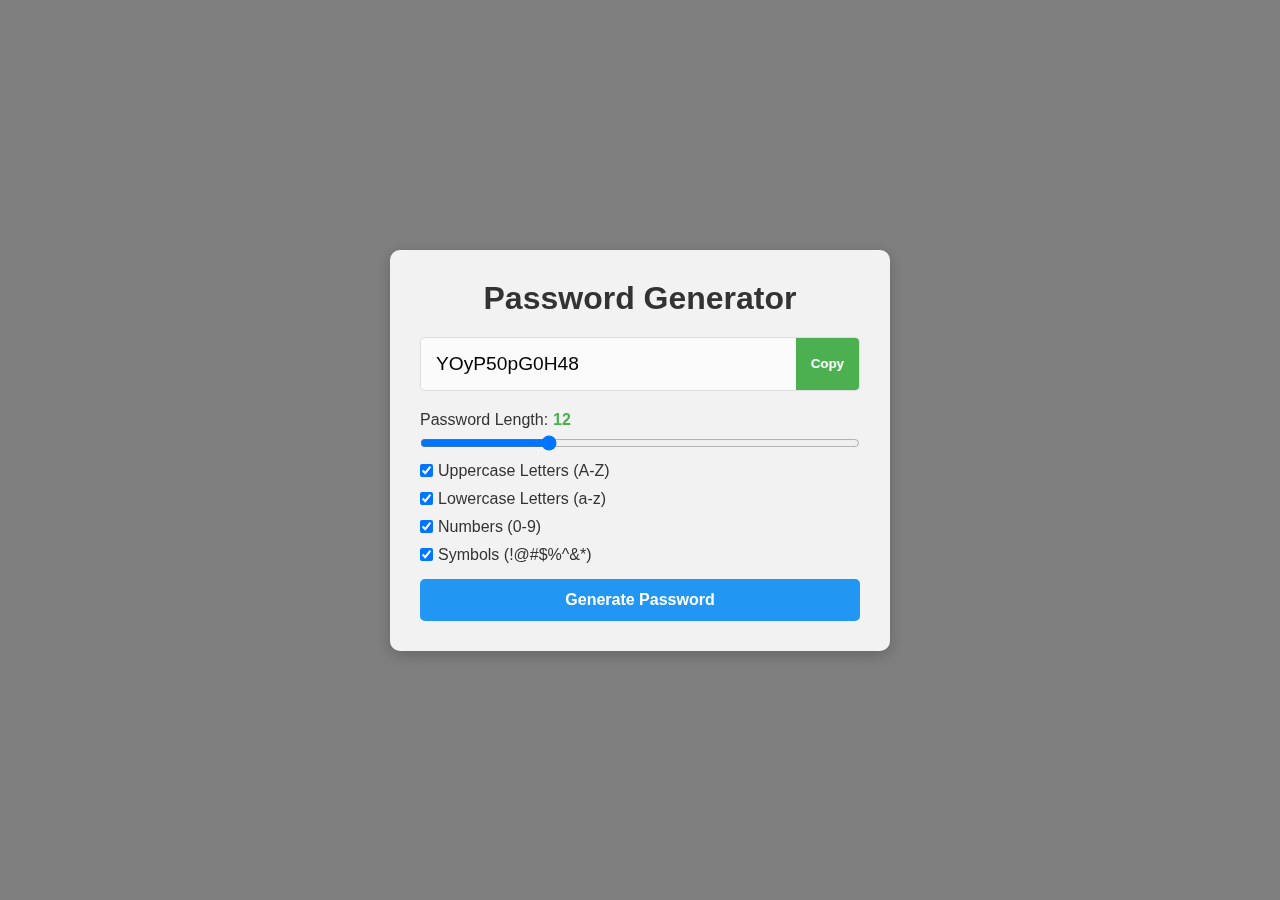
<file: password generator/index.html>
<!DOCTYPE html>
<html lang="en">
<head>
    <meta charset="UTF-8">
    <meta name="viewport" content="width=device-width, initial-scale=1.0">
    <title>Password Generator</title>
    <link rel="stylesheet" href="styles.css">
</head>
<body>
    <div class="background-overlay"></div>
    <div class="container">
        <h1>Password Generator</h1>
        <div class="password-display">
            <input type="text" id="password" readonly>
            <button id="copy-btn">Copy</button>
        </div>
        
        <div class="controls">
            <div class="control-group">
                <label for="length">Password Length: <span id="length-value">12</span></label>
                <input type="range" id="length" min="4" max="32" value="12">
            </div>
            
            <div class="control-group">
                <label><input type="checkbox" id="uppercase" checked> Uppercase Letters (A-Z)</label>
                <label><input type="checkbox" id="lowercase" checked> Lowercase Letters (a-z)</label>
                <label><input type="checkbox" id="numbers" checked> Numbers (0-9)</label>
                <label><input type="checkbox" id="symbols" checked> Symbols (!@#$%^&*)</label>
            </div>
            
            <button id="generate-btn">Generate Password</button>
        </div>
    </div>

    <script src="script.js"></script>
</body>
</html>
</file>
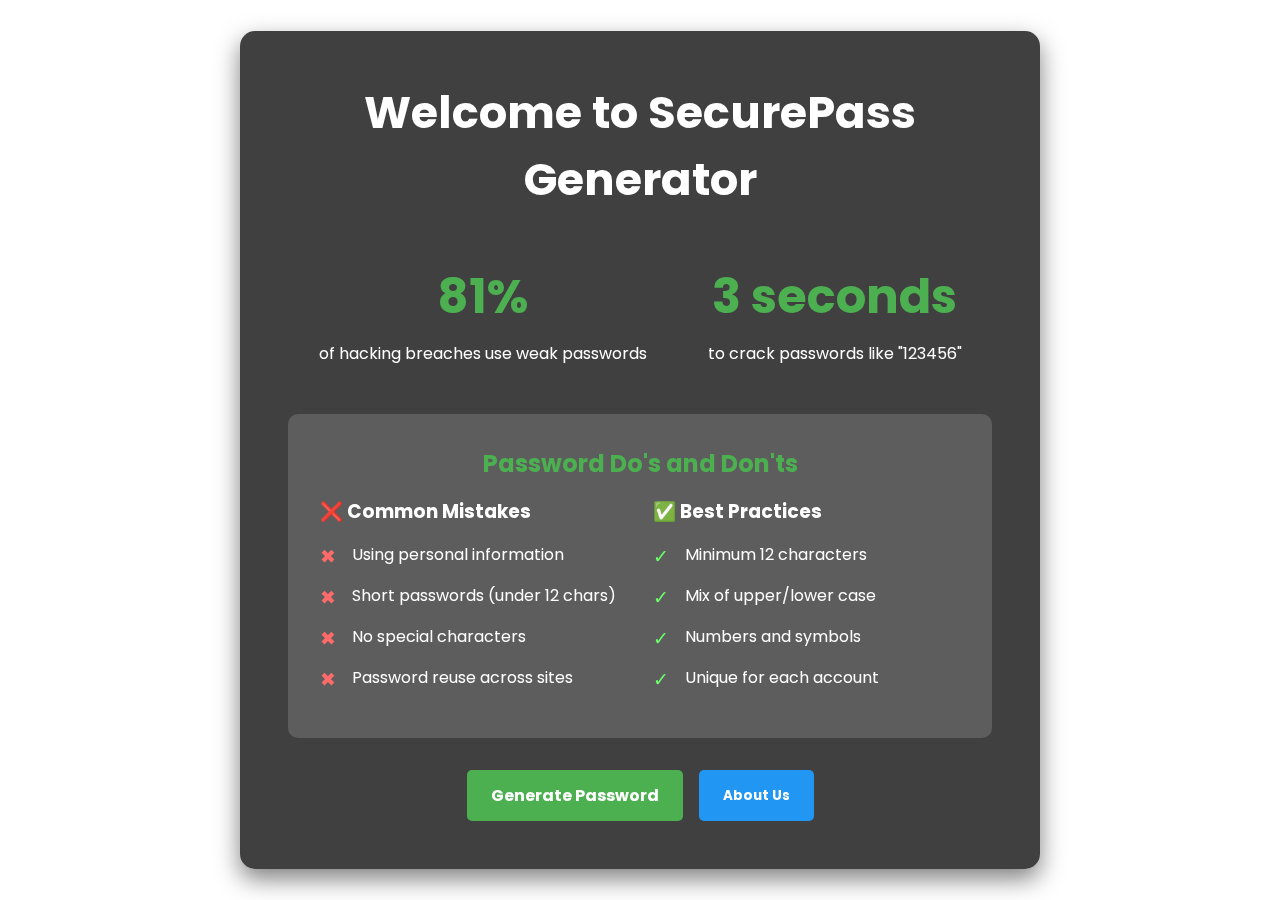
<file: password generator/homepage.html>
<!DOCTYPE html>
<html lang="en">
<head>
    <meta charset="UTF-8">
    <meta name="viewport" content="width=device-width, initial-scale=1.0">
    <title>Password Generator</title>
    <link href="https://fonts.googleapis.com/css2?family=Poppins:wght@300;400;600;700&display=swap" rel="stylesheet">
    <style>
        * {
            margin: 0;
            padding: 0;
            box-sizing: border-box;
            font-family: 'Poppins', sans-serif;
        }
        
        body {
            height: 100vh;
            display: flex;
            justify-content: center;
            align-items: center;
            background-image: url('https://images.unsplash.com/photo-1550751827-4bd374c3f58b?ixlib=rb-4.0.3&ixid=M3wxMjA3fDB8MHxwaG90by1wYWdlfHx8fGVufDB8fHx8fA%3D%3D&auto=format&fit=crop&w=2070&q=80');
            background-size: cover;
            background-position: center;
        }
        
        .content-box {
            background-color: rgba(0, 0, 0, 0.75);
            padding: 3rem;
            border-radius: 15px;
            max-width: 800px;
            width: 90%;
            backdrop-filter: blur(5px);
            box-shadow: 0 10px 25px rgba(0, 0, 0, 0.5);
            color: white;
            position: relative;
        }
        
        h1 {
            text-align: center;
            margin-bottom: 2rem;
            font-size: 2.8rem;
            animation: sparkle 2s infinite;
        }
        
        @keyframes sparkle {
            0% { text-shadow: 0 0 10px #fff; }
            50% { text-shadow: 0 0 20px #fff, 0 0 30px #4CAF50; }
            100% { text-shadow: 0 0 10px #fff; }
        }
        
        /* About Us section - initially hidden */
        .about-section {
            display: none;
            margin-top: 2rem;
            padding: 1.5rem;
            background-color: rgba(255, 255, 255, 0.1);
            border-radius: 10px;
            animation: fadeIn 0.5s ease-out;
        }
        
        @keyframes fadeIn {
            from { opacity: 0; transform: translateY(20px); }
            to { opacity: 1; transform: translateY(0); }
        }
        
        .about-section h2 {
            color: #4CAF50;
            margin-bottom: 1rem;
            text-align: center;
        }
        
        .about-section p {
            margin-bottom: 1rem;
            line-height: 1.6;
        }
        
        .about-section ul {
            margin-left: 2rem;
            margin-bottom: 1.5rem;
        }
        
        /* Buttons */
        .buttons-container {
            display: flex;
            justify-content: center;
            gap: 1rem;
            margin-top: 1.5rem;
        }
        
        .btn {
            padding: 0.8rem 1.5rem;
            border-radius: 5px;
            font-weight: bold;
            cursor: pointer;
            transition: all 0.3s;
            text-align: center;
            text-decoration: none;
            border: none;
        }
        
        .generate-btn {
            background-color: #4CAF50;
            color: white;
        }
        
        .generate-btn:hover {
            background-color: #45a049;
            transform: translateY(-3px);
        }
        
        .about-btn {
            background-color: #2196F3;
            color: white;
        }
        
        .about-btn:hover {
            background-color: #0b7dda;
            transform: translateY(-3px);
        }
        
        /* Rest of your existing styles... */
        .stats {
            display: flex;
            justify-content: space-around;
            margin: 2rem 0;
            flex-wrap: wrap;
        }
        
        .stat {
            text-align: center;
            margin: 1rem;
            min-width: 200px;
        }
        
        .stat-number {
            font-size: 3rem;
            font-weight: bold;
            color: #4CAF50;
            margin-bottom: 0.5rem;
        }
        
        .password-tips {
            background-color: rgba(255, 255, 255, 0.15);
            padding: 2rem;
            border-radius: 10px;
            margin: 2rem 0;
            color: white;
        }
        
        .password-tips h2 {
            color: #4CAF50;
            margin-bottom: 1rem;
            text-align: center;
        }
        
        .tips-container {
            display: flex;
            flex-wrap: wrap;
            justify-content: space-between;
        }
        
        .bad-tips, .good-tips {
            width: 48%;
            min-width: 300px;
            color: white;
        }
        
        ul {
            list-style-type: none;
        }
        
        li {
            margin: 1rem 0;
            padding-left: 2rem;
            position: relative;
            color: white;
        }
        
        .bad-tips li:before {
            content: "✖";
            color: #ff6b6b;
            position: absolute;
            left: 0;
            font-size: 1.2rem;
        }
        
        .good-tips li:before {
            content: "✓";
            color: #6bff6b;
            position: absolute;
            left: 0;
            font-size: 1.2rem;
        }
        
        @media (max-width: 768px) {
            .content-box {
                padding: 2rem 1.5rem;
            }
            
            h1 {
                font-size: 2rem;
            }
            
            .bad-tips, .good-tips {
                width: 100%;
                margin-bottom: 1.5rem;
            }
            
            .buttons-container {
                flex-direction: column;
            }
            
            .btn {
                width: 100%;
            }
        }
    </style>
</head>
<body>
    <div class="content-box">
        <h1>Welcome to SecurePass Generator</h1>
        
        <div class="stats">
            <div class="stat">
                <div class="stat-number">81%</div>
                <p>of hacking breaches use weak passwords</p>
            </div>
            <div class="stat">
                <div class="stat-number">3 seconds</div>
                <p>to crack passwords like "123456"</p>
            </div>
        </div>
        
        <div class="password-tips">
            <h2>Password Do's and Don'ts</h2>
            <div class="tips-container">
                <div class="bad-tips">
                    <h3>❌ Common Mistakes</h3>
                    <ul>
                        <li>Using personal information</li>
                        <li>Short passwords (under 12 chars)</li>
                        <li>No special characters</li>
                        <li>Password reuse across sites</li>
                    </ul>
                </div>
                <div class="good-tips">
                    <h3>✅ Best Practices</h3>
                    <ul>
                        <li>Minimum 12 characters</li>
                        <li>Mix of upper/lower case</li>
                        <li>Numbers and symbols</li>
                        <li>Unique for each account</li>
                    </ul>
                </div>
            </div>
        </div>
        
        <!-- About Us Section (hidden by default) -->
        <div class="about-section" id="aboutSection">
            <h2>About SecurePass Generator</h2>
            <p>Welcome to SecurePass Generator, your trusted tool for creating strong, secure passwords instantly. In today's digital world, password security is more important than ever, and we're here to help you protect your online accounts.</p>
            
            <h3>Our Mission</h3>
            <p>We believe everyone deserves simple, free access to tools that enhance their online security. Our mission is to help users create passwords that are both secure and memorable.</p>
            
            <h3>Key Features:</h3>
            <ul>
                <li>Military-grade password generation</li>
                <li>Customizable password options</li>
                <li>No data collection - everything stays in your browser</li>
                <li>Educational resources about password security</li>
            </ul>
            
            <p><strong>Remember:</strong> Always use different passwords for each account, and consider using a password manager.</p>
        </div>
        
        <div class="buttons-container">
            <a href="index.html" class="btn generate-btn">Generate Password</a>
            <button class="btn about-btn" id="aboutBtn">About Us</button>
        </div>
    </div>

    <script>
        document.getElementById('aboutBtn').addEventListener('click', function() {
            const aboutSection = document.getElementById('aboutSection');
            if (aboutSection.style.display === 'block') {
                aboutSection.style.display = 'none';
                this.textContent = 'About Us';
            } else {
                aboutSection.style.display = 'block';
                this.textContent = 'Hide Info';
            }
        });
    </script>
</body>
</html>
</file>
<file: password generator/styles.css>
* {
    margin: 0;
    padding: 0;
    box-sizing: border-box;
    font-family: 'Segoe UI', Tahoma, Geneva, Verdana, sans-serif;
}

body {
    background-image: url('https://images.unsplash.com/photo-1550751827-4bd374c3f58b?ixlib=rb-4.0.3&ixid=M3wxMjA3fDB8MHxwaG90by1wYWdlfHx8fGVufDB8fHx8fA%3D%3D&auto=format&fit=crop&w=2070&q=80');
    background-size: cover;
    background-position: center;
    background-attachment: fixed;
    display: flex;
    justify-content: center;
    align-items: center;
    min-height: 100vh;
    padding: 20px;
}

.background-overlay {
    position: fixed;
    top: 0;
    left: 0;
    width: 100%;
    height: 100%;
    background-color: rgba(0, 0, 0, 0.5);
    z-index: -1;
}

.container {
    background-color: rgba(255, 255, 255, 0.9);
    border-radius: 10px;
    box-shadow: 0 4px 15px rgba(0, 0, 0, 0.2);
    padding: 30px;
    width: 100%;
    max-width: 500px;
    backdrop-filter: blur(5px);
}

h1 {
    text-align: center;
    margin-bottom: 20px;
    color: #333;
}

.password-display {
    display: flex;
    margin-bottom: 20px;
    border: 1px solid #ddd;
    border-radius: 5px;
    overflow: hidden;
    background-color: rgba(255, 255, 255, 0.7);
}

#password {
    flex: 1;
    padding: 15px;
    font-size: 1.2rem;
    border: none;
    outline: none;
    background-color: transparent;
}

#copy-btn {
    padding: 0 15px;
    background-color: #4CAF50;
    color: white;
    border: none;
    cursor: pointer;
    font-weight: bold;
    transition: all 0.3s;
}

#copy-btn:hover {
    background-color: #45a049;
    transform: scale(1.02);
}

.controls {
    display: flex;
    flex-direction: column;
    gap: 15px;
}

.control-group {
    display: flex;
    flex-direction: column;
    gap: 10px;
}

label {
    display: flex;
    align-items: center;
    gap: 5px;
    cursor: pointer;
    color: #333;
    font-weight: 500;
}

input[type="range"] {
    width: 100%;
    cursor: pointer;
    height: 8px;
    border-radius: 4px;
    background: #ddd;
    outline: none;
}

#length-value {
    font-weight: bold;
    color: #4CAF50;
}

#generate-btn {
    padding: 12px;
    background-color: #2196F3;
    color: white;
    border: none;
    border-radius: 5px;
    font-size: 1rem;
    font-weight: bold;
    cursor: pointer;
    transition: all 0.3s;
}

#generate-btn:hover {
    background-color: #0b7dda;
    transform: translateY(-2px);
    box-shadow: 0 4px 8px rgba(0, 0, 0, 0.1);
}
.particle {
    position: absolute;
    background-color: rgba(255, 255, 255, 0.8);
    border-radius: 50%;
    animation: float-particle 15s infinite linear;
}

@keyframes float-particle {
    0% {
        transform: translateY(0) translateX(0);
        opacity: 0;
    }
    10% {
        opacity: 1;
    }
    90% {
        opacity: 1;
    }
    100% {
        transform: translateY(-100vh) translateX(20px);
        opacity: 0;
    }
}

.char-sparkle {
    display: inline-block;
    animation: letter-sparkle 2s infinite alternate;
}

@keyframes letter-sparkle {
    0% {
        transform: scale(1);
        text-shadow: 0 0 0 rgba(255, 255, 255, 0);
    }
    100% {
        transform: scale(1.2);
        text-shadow: 0 0 10px rgba(255, 255, 255, 0.8);
    }
}
</file>
